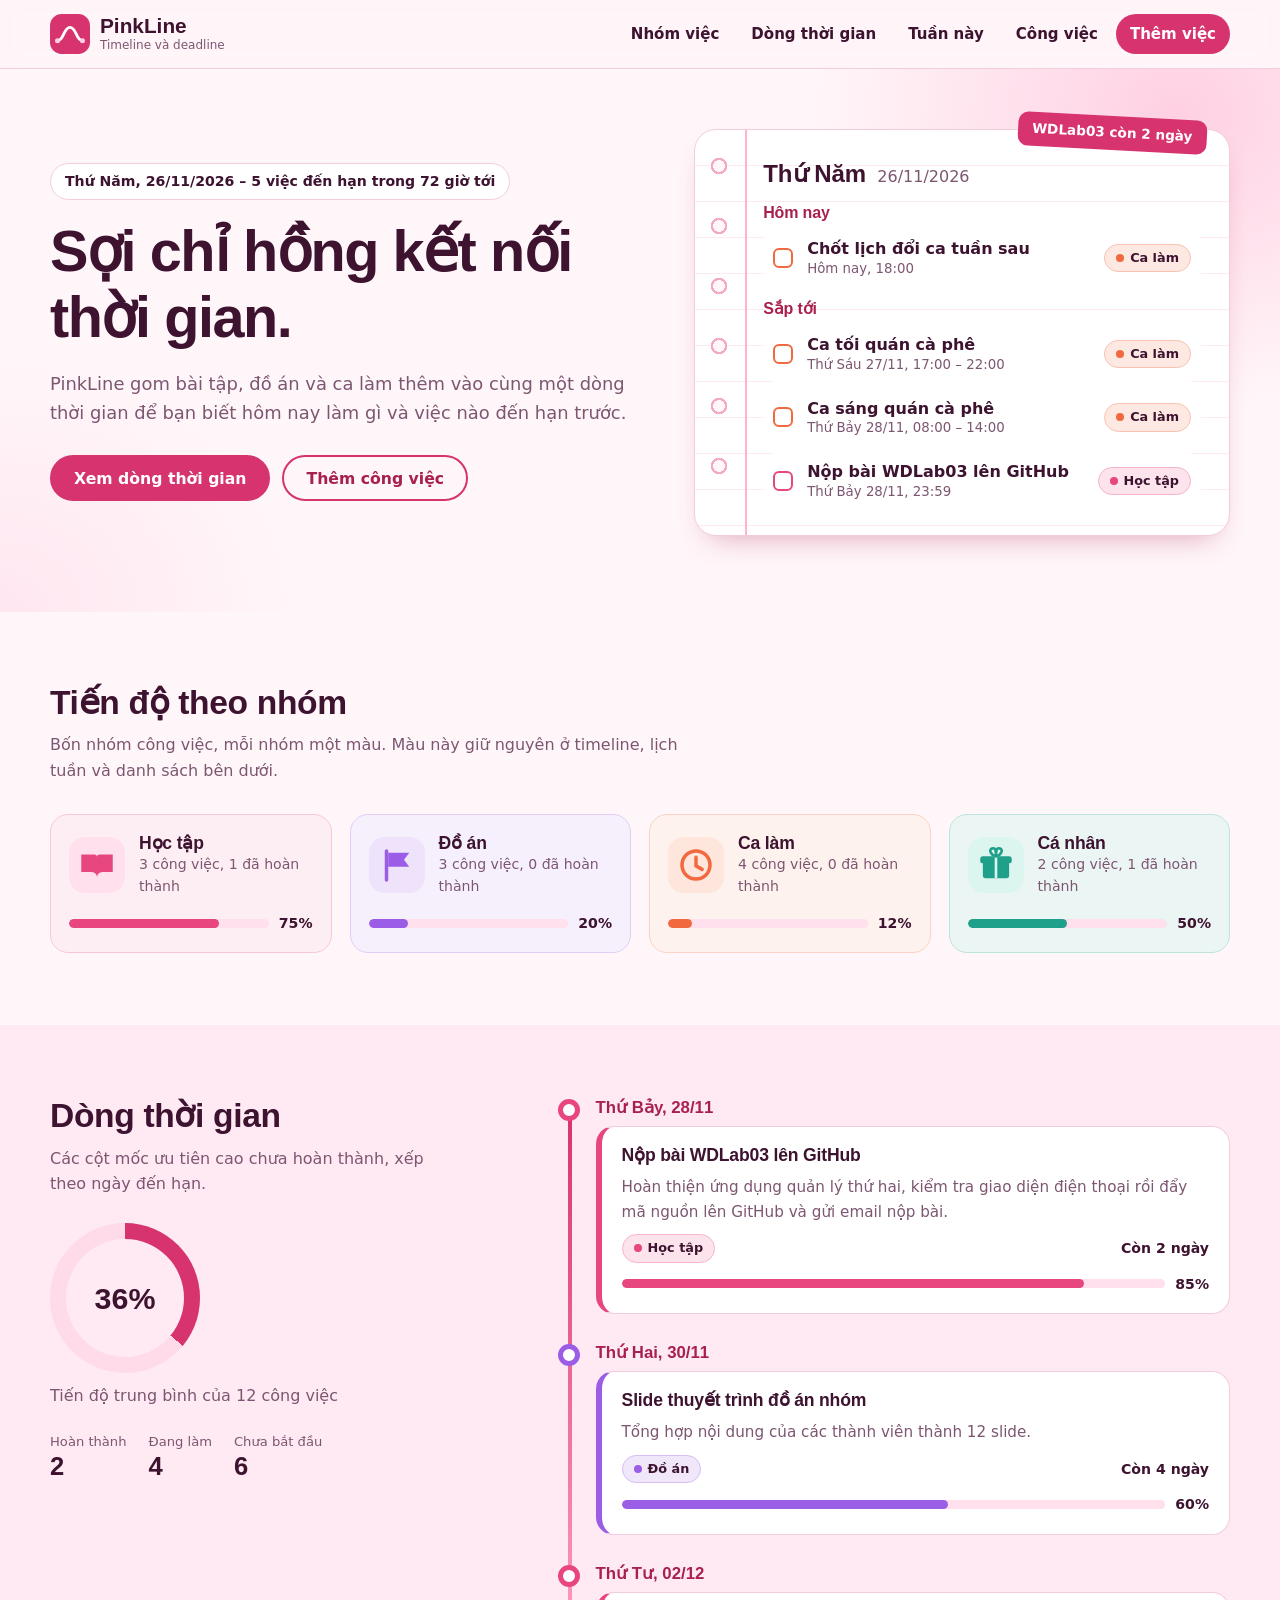
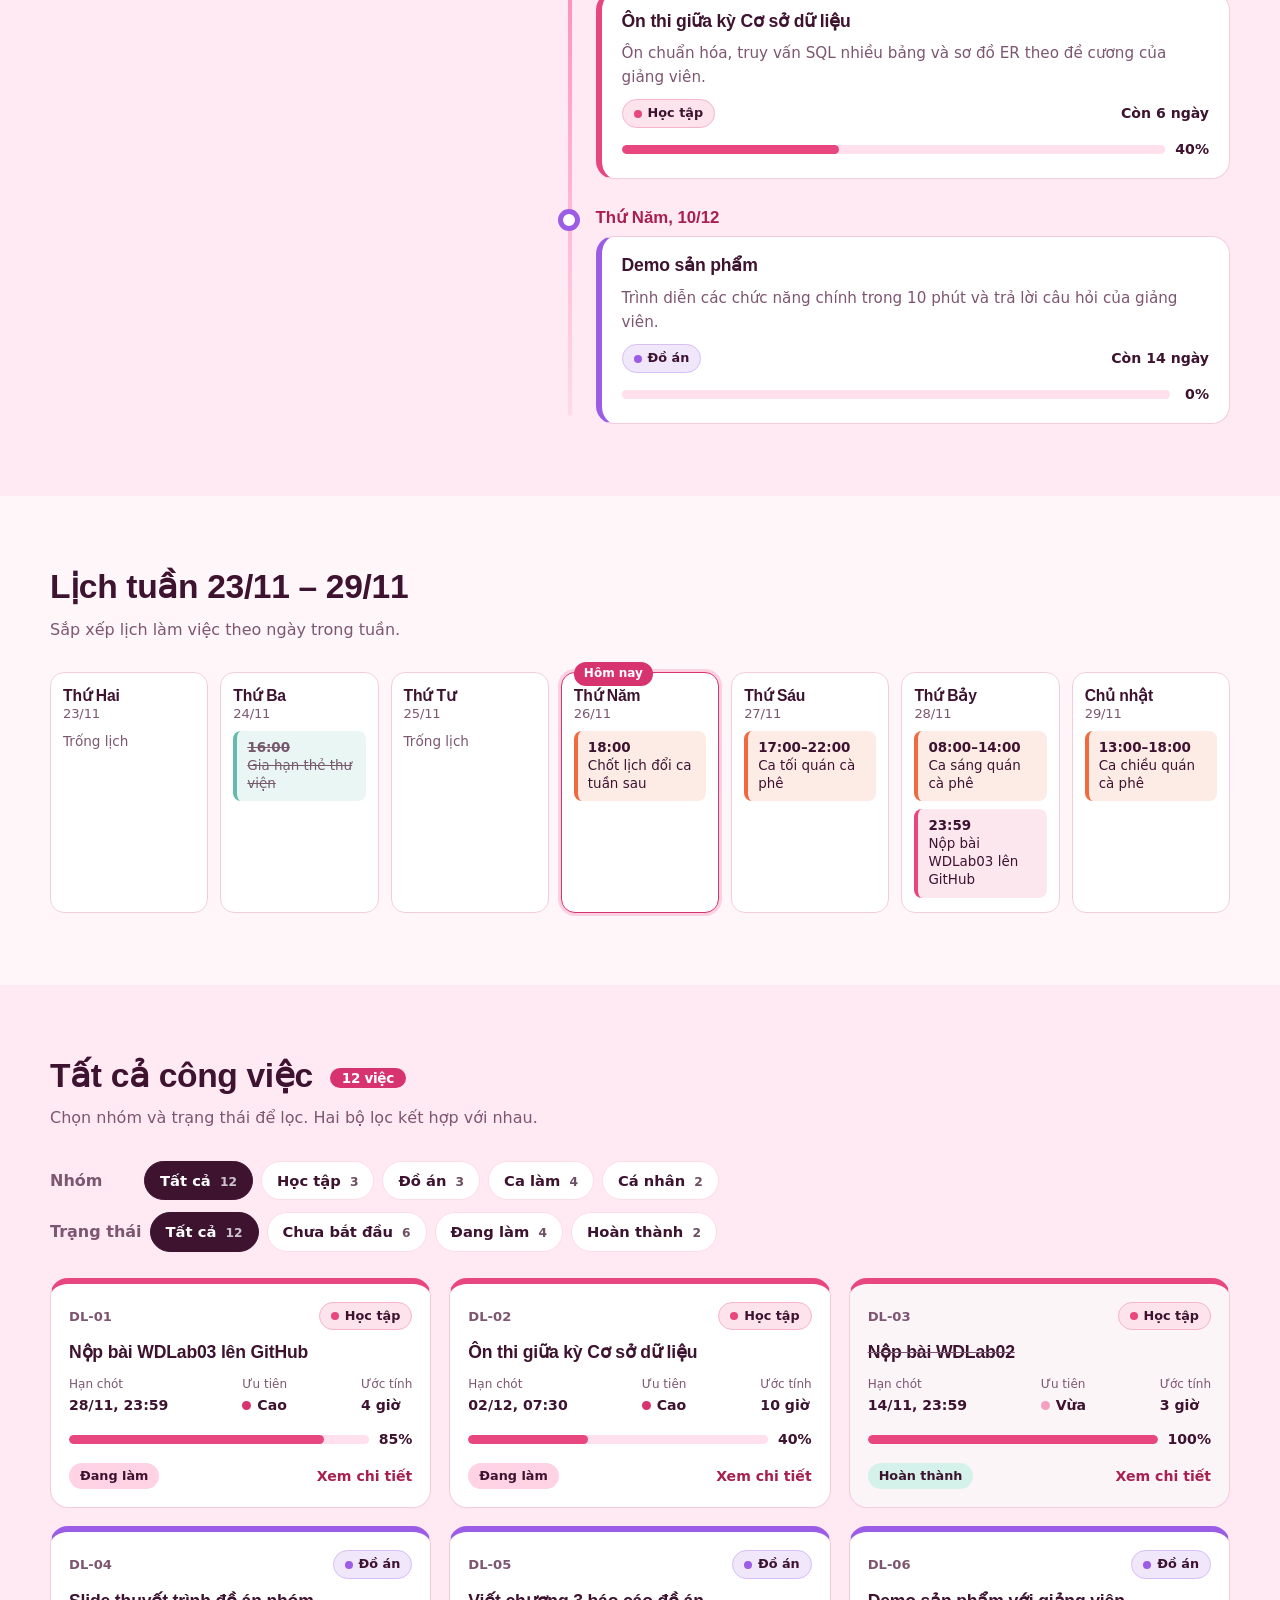
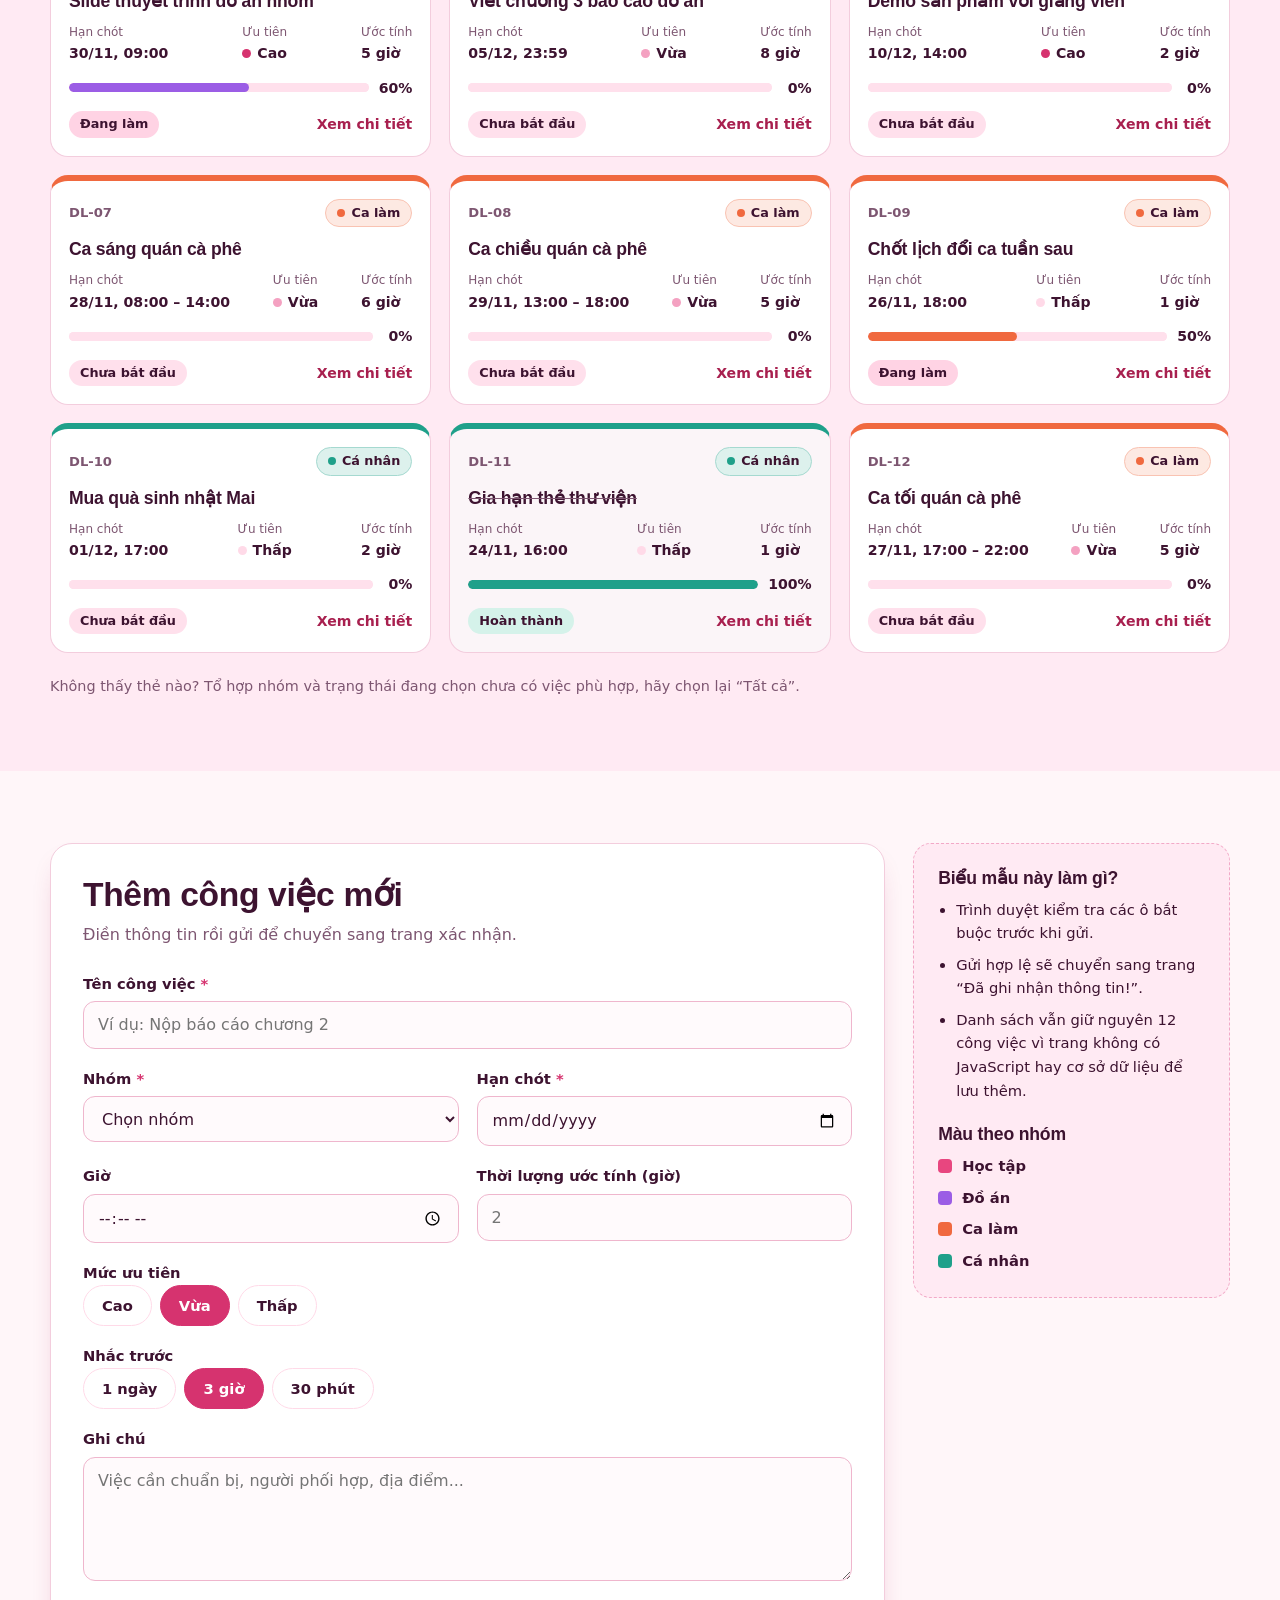
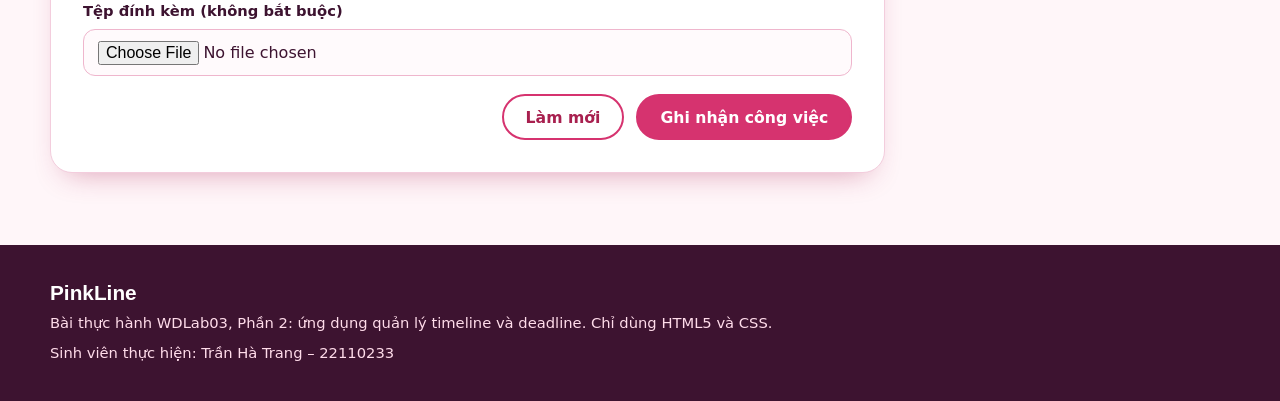
<file: index.html>
<!DOCTYPE html>
<html lang="vi">
<head>
  <meta charset="utf-8">
  <meta name="viewport" content="width=device-width, initial-scale=1">
  <meta name="description" content="PinkLine – quản lý timeline, deadline và ca làm việc bằng HTML và CSS thuần.">
  <title>PinkLine | Quản lý timeline và deadline</title>
  <link rel="icon" href="assets/logo.svg" type="image/svg+xml">
  <link rel="stylesheet" href="styles.css">
</head>
<body>
  <a class="skip-link" href="#main">Bỏ qua điều hướng</a>
  <header class="topbar">
    <div class="container topbar-inner">
      <a class="brand" href="index.html#overview"><img src="assets/logo.svg" width="40" height="40" alt=""><span>PinkLine<small>Timeline và deadline</small></span></a>
      <nav class="nav" aria-label="Điều hướng chính">
        <a href="#groups">Nhóm việc</a><a href="#timeline">Dòng thời gian</a><a href="#week">Tuần này</a><a href="#tasks">Công việc</a><a class="nav-cta" href="#add-task">Thêm việc</a>
      </nav>
    </div>
  </header>
  <main id="main">

    <section id="overview" class="hero">
      <div class="container hero-grid">
        <div class="hero-copy">
          <p class="today-chip">Thứ Năm, 26/11/2026 – 5 việc đến hạn trong 72 giờ tới</p>
          <h1>Sợi chỉ hồng kết nối thời gian.</h1>
          <p class="lead">PinkLine gom bài tập, đồ án và ca làm thêm vào cùng một dòng thời gian để bạn biết hôm nay làm gì và việc nào đến hạn trước.</p>
          <div class="hero-actions"><a class="btn btn-primary" href="#timeline">Xem dòng thời gian</a><a class="btn btn-ghost" href="#add-task">Thêm công việc</a></div>
        </div>
        <aside class="planner" aria-label="Sổ tay hôm nay">
          <a class="pin" href="#task-01">WDLab03 còn 2 ngày</a>
          <p class="planner-date"><strong>Thứ Năm</strong> 26/11/2026</p>
          <h2 class="planner-h">Hôm nay</h2>
          <ul class="planner-list">
<li><a class="pl-item" href="#task-09" data-group="shift" data-status="doing" data-priority="low"><span class="tick" aria-hidden="true"></span><span class="pl-main"><strong>Chốt lịch đổi ca tuần sau</strong><small>Hôm nay, 18:00</small></span><span class="chip">Ca làm</span></a></li>
          </ul>
          <h2 class="planner-h">Sắp tới</h2>
          <ul class="planner-list">
<li><a class="pl-item" href="#task-12" data-group="shift" data-status="todo" data-priority="medium"><span class="tick" aria-hidden="true"></span><span class="pl-main"><strong>Ca tối quán cà phê</strong><small>Thứ Sáu 27/11, 17:00 – 22:00</small></span><span class="chip">Ca làm</span></a></li>
<li><a class="pl-item" href="#task-07" data-group="shift" data-status="todo" data-priority="medium"><span class="tick" aria-hidden="true"></span><span class="pl-main"><strong>Ca sáng quán cà phê</strong><small>Thứ Bảy 28/11, 08:00 – 14:00</small></span><span class="chip">Ca làm</span></a></li>
<li><a class="pl-item" href="#task-01" data-group="study" data-status="doing" data-priority="high"><span class="tick" aria-hidden="true"></span><span class="pl-main"><strong>Nộp bài WDLab03 lên GitHub</strong><small>Thứ Bảy 28/11, 23:59</small></span><span class="chip">Học tập</span></a></li>
          </ul>
        </aside>
      </div>
    </section>

    <section id="groups" class="section">
      <div class="container">
        <div class="section-head"><h2>Tiến độ theo nhóm</h2><p>Bốn nhóm công việc, mỗi nhóm một màu. Màu này giữ nguyên ở timeline, lịch tuần và danh sách bên dưới.</p></div>
        <div class="group-grid">
      <article class="group-card" data-group="study">
        <img src="assets/icon-study.svg" width="56" height="56" alt="">
        <div class="group-info"><h3><a href="#tasks">Học tập</a></h3><p>3 công việc, 1 đã hoàn thành</p></div>
        <div class="task-progress"><progress class="bar" max="100" value="75">75%</progress><span>75%</span></div>
      </article>
      <article class="group-card" data-group="project">
        <img src="assets/icon-project.svg" width="56" height="56" alt="">
        <div class="group-info"><h3><a href="#tasks">Đồ án</a></h3><p>3 công việc, 0 đã hoàn thành</p></div>
        <div class="task-progress"><progress class="bar" max="100" value="20">20%</progress><span>20%</span></div>
      </article>
      <article class="group-card" data-group="shift">
        <img src="assets/icon-shift.svg" width="56" height="56" alt="">
        <div class="group-info"><h3><a href="#tasks">Ca làm</a></h3><p>4 công việc, 0 đã hoàn thành</p></div>
        <div class="task-progress"><progress class="bar" max="100" value="12">12%</progress><span>12%</span></div>
      </article>
      <article class="group-card" data-group="personal">
        <img src="assets/icon-personal.svg" width="56" height="56" alt="">
        <div class="group-info"><h3><a href="#tasks">Cá nhân</a></h3><p>2 công việc, 1 đã hoàn thành</p></div>
        <div class="task-progress"><progress class="bar" max="100" value="50">50%</progress><span>50%</span></div>
      </article>
        </div>
      </div>
    </section>

    <section id="timeline" class="section section-tint">
      <div class="container timeline-layout">
        <div class="timeline-intro">
          <h2>Dòng thời gian</h2>
          <p>Các cột mốc ưu tiên cao chưa hoàn thành, xếp theo ngày đến hạn.</p>
          <div class="donut" style="--pct:36" role="img" aria-label="Tiến độ trung bình 36%"><span>36%</span></div>
          <p class="donut-cap">Tiến độ trung bình của 12 công việc</p>
          <dl class="mini-stats">
            <div><dt>Hoàn thành</dt><dd>2</dd></div>
            <div><dt>Đang làm</dt><dd>4</dd></div>
            <div><dt>Chưa bắt đầu</dt><dd>6</dd></div>
          </dl>
        </div>
        <ol class="thread">
        <li class="milestone" data-group="study" data-status="doing" data-priority="high">
          <time datetime="2026-11-28">Thứ Bảy, 28/11</time>
          <div class="ms-card">
            <h3><a href="#task-01">Nộp bài WDLab03 lên GitHub</a></h3>
            <p>Hoàn thiện ứng dụng quản lý thứ hai, kiểm tra giao diện điện thoại rồi đẩy mã nguồn lên GitHub và gửi email nộp bài.</p>
            <div class="ms-foot"><span class="chip">Học tập</span><span class="left">Còn 2 ngày</span></div>
            <div class="task-progress"><progress class="bar" max="100" value="85">85%</progress><span>85%</span></div>
          </div>
        </li>
        <li class="milestone" data-group="project" data-status="doing" data-priority="high">
          <time datetime="2026-11-30">Thứ Hai, 30/11</time>
          <div class="ms-card">
            <h3><a href="#task-04">Slide thuyết trình đồ án nhóm</a></h3>
            <p>Tổng hợp nội dung của các thành viên thành 12 slide.</p>
            <div class="ms-foot"><span class="chip">Đồ án</span><span class="left">Còn 4 ngày</span></div>
            <div class="task-progress"><progress class="bar" max="100" value="60">60%</progress><span>60%</span></div>
          </div>
        </li>
        <li class="milestone" data-group="study" data-status="doing" data-priority="high">
          <time datetime="2026-12-02">Thứ Tư, 02/12</time>
          <div class="ms-card">
            <h3><a href="#task-02">Ôn thi giữa kỳ Cơ sở dữ liệu</a></h3>
            <p>Ôn chuẩn hóa, truy vấn SQL nhiều bảng và sơ đồ ER theo đề cương của giảng viên.</p>
            <div class="ms-foot"><span class="chip">Học tập</span><span class="left">Còn 6 ngày</span></div>
            <div class="task-progress"><progress class="bar" max="100" value="40">40%</progress><span>40%</span></div>
          </div>
        </li>
        <li class="milestone" data-group="project" data-status="todo" data-priority="high">
          <time datetime="2026-12-10">Thứ Năm, 10/12</time>
          <div class="ms-card">
            <h3><a href="#task-06">Demo sản phẩm</a></h3>
            <p>Trình diễn các chức năng chính trong 10 phút và trả lời câu hỏi của giảng viên.</p>
            <div class="ms-foot"><span class="chip">Đồ án</span><span class="left">Còn 14 ngày</span></div>
            <div class="task-progress"><progress class="bar" max="100" value="0">0%</progress><span>0%</span></div>
          </div>
        </li>
        </ol>
      </div>
    </section>

    <section id="week" class="section">
      <div class="container">
        <div class="section-head"><h2>Lịch tuần 23/11 – 29/11</h2><p>Sắp xếp lịch làm việc theo ngày trong tuần.</p></div>
        <div class="week-grid">
      <article class="day">
        
        <h3>Thứ Hai <time datetime="2026-11-23">23/11</time></h3>
        <p class="day-empty">Trống lịch</p>
      </article>
      <article class="day">
        
        <h3>Thứ Ba <time datetime="2026-11-24">24/11</time></h3>
        <ul class="slots"><li><a class="slot" href="#task-11" data-group="personal" data-status="done" data-priority="low"><span class="slot-time">16:00</span>Gia hạn thẻ thư viện</a></li></ul>
      </article>
      <article class="day">
        
        <h3>Thứ Tư <time datetime="2026-11-25">25/11</time></h3>
        <p class="day-empty">Trống lịch</p>
      </article>
      <article class="day is-today" aria-current="date">
        <span class="today-badge">Hôm nay</span>
        <h3>Thứ Năm <time datetime="2026-11-26">26/11</time></h3>
        <ul class="slots"><li><a class="slot" href="#task-09" data-group="shift" data-status="doing" data-priority="low"><span class="slot-time">18:00</span>Chốt lịch đổi ca tuần sau</a></li></ul>
      </article>
      <article class="day">
        
        <h3>Thứ Sáu <time datetime="2026-11-27">27/11</time></h3>
        <ul class="slots"><li><a class="slot" href="#task-12" data-group="shift" data-status="todo" data-priority="medium"><span class="slot-time">17:00–22:00</span>Ca tối quán cà phê</a></li></ul>
      </article>
      <article class="day">
        
        <h3>Thứ Bảy <time datetime="2026-11-28">28/11</time></h3>
        <ul class="slots"><li><a class="slot" href="#task-07" data-group="shift" data-status="todo" data-priority="medium"><span class="slot-time">08:00–14:00</span>Ca sáng quán cà phê</a></li><li><a class="slot" href="#task-01" data-group="study" data-status="doing" data-priority="high"><span class="slot-time">23:59</span>Nộp bài WDLab03 lên GitHub</a></li></ul>
      </article>
      <article class="day">
        
        <h3>Chủ nhật <time datetime="2026-11-29">29/11</time></h3>
        <ul class="slots"><li><a class="slot" href="#task-08" data-group="shift" data-status="todo" data-priority="medium"><span class="slot-time">13:00–18:00</span>Ca chiều quán cà phê</a></li></ul>
      </article>
        </div>
      </div>
    </section>

    <section id="tasks" class="section section-tint">
      <div class="container board">
        <div class="section-head"><h2>Tất cả công việc <span class="count-badge">12 việc</span></h2><p>Chọn nhóm và trạng thái để lọc. Hai bộ lọc kết hợp với nhau.</p></div>
        <input class="f-input" type="radio" name="group" id="g-all" checked><input class="f-input" type="radio" name="group" id="g-study"><input class="f-input" type="radio" name="group" id="g-project"><input class="f-input" type="radio" name="group" id="g-shift"><input class="f-input" type="radio" name="group" id="g-personal">
        <input class="f-input" type="radio" name="status" id="s-all" checked><input class="f-input" type="radio" name="status" id="s-todo"><input class="f-input" type="radio" name="status" id="s-doing"><input class="f-input" type="radio" name="status" id="s-done">
        <div class="filter-panel">
          <div class="filter-row" role="group" aria-label="Lọc theo nhóm"><span class="filter-title">Nhóm</span><label for="g-all">Tất cả <small>12</small></label><label for="g-study">Học tập <small>3</small></label><label for="g-project">Đồ án <small>3</small></label><label for="g-shift">Ca làm <small>4</small></label><label for="g-personal">Cá nhân <small>2</small></label></div>
          <div class="filter-row" role="group" aria-label="Lọc theo trạng thái"><span class="filter-title">Trạng thái</span><label for="s-all">Tất cả <small>12</small></label><label for="s-todo">Chưa bắt đầu <small>6</small></label><label for="s-doing">Đang làm <small>4</small></label><label for="s-done">Hoàn thành <small>2</small></label></div>
        </div>
        <div class="task-grid">
      <article class="task" data-group="study" data-status="doing" data-priority="high">
        <header class="task-top"><span class="code">DL-01</span><span class="chip">Học tập</span></header>
        <h3 class="task-title"><a href="#task-01">Nộp bài WDLab03 lên GitHub</a></h3>
        <dl class="task-meta">
          <div><dt>Hạn chót</dt><dd><time datetime="2026-11-28T23:59">28/11, 23:59</time></dd></div>
          <div><dt>Ưu tiên</dt><dd class="prio">Cao</dd></div>
          <div><dt>Ước tính</dt><dd>4 giờ</dd></div>
        </dl>
        <div class="task-progress"><progress class="bar" max="100" value="85">85%</progress><span>85%</span></div>
        <footer class="task-foot"><span class="status">Đang làm</span><span class="more">Xem chi tiết</span></footer>
      </article>
      <article class="task" data-group="study" data-status="doing" data-priority="high">
        <header class="task-top"><span class="code">DL-02</span><span class="chip">Học tập</span></header>
        <h3 class="task-title"><a href="#task-02">Ôn thi giữa kỳ Cơ sở dữ liệu</a></h3>
        <dl class="task-meta">
          <div><dt>Hạn chót</dt><dd><time datetime="2026-12-02T07:30">02/12, 07:30</time></dd></div>
          <div><dt>Ưu tiên</dt><dd class="prio">Cao</dd></div>
          <div><dt>Ước tính</dt><dd>10 giờ</dd></div>
        </dl>
        <div class="task-progress"><progress class="bar" max="100" value="40">40%</progress><span>40%</span></div>
        <footer class="task-foot"><span class="status">Đang làm</span><span class="more">Xem chi tiết</span></footer>
      </article>
      <article class="task" data-group="study" data-status="done" data-priority="medium">
        <header class="task-top"><span class="code">DL-03</span><span class="chip">Học tập</span></header>
        <h3 class="task-title"><a href="#task-03">Nộp bài WDLab02</a></h3>
        <dl class="task-meta">
          <div><dt>Hạn chót</dt><dd><time datetime="2026-11-14T23:59">14/11, 23:59</time></dd></div>
          <div><dt>Ưu tiên</dt><dd class="prio">Vừa</dd></div>
          <div><dt>Ước tính</dt><dd>3 giờ</dd></div>
        </dl>
        <div class="task-progress"><progress class="bar" max="100" value="100">100%</progress><span>100%</span></div>
        <footer class="task-foot"><span class="status">Hoàn thành</span><span class="more">Xem chi tiết</span></footer>
      </article>
      <article class="task" data-group="project" data-status="doing" data-priority="high">
        <header class="task-top"><span class="code">DL-04</span><span class="chip">Đồ án</span></header>
        <h3 class="task-title"><a href="#task-04">Slide thuyết trình đồ án nhóm</a></h3>
        <dl class="task-meta">
          <div><dt>Hạn chót</dt><dd><time datetime="2026-11-30T09:00">30/11, 09:00</time></dd></div>
          <div><dt>Ưu tiên</dt><dd class="prio">Cao</dd></div>
          <div><dt>Ước tính</dt><dd>5 giờ</dd></div>
        </dl>
        <div class="task-progress"><progress class="bar" max="100" value="60">60%</progress><span>60%</span></div>
        <footer class="task-foot"><span class="status">Đang làm</span><span class="more">Xem chi tiết</span></footer>
      </article>
      <article class="task" data-group="project" data-status="todo" data-priority="medium">
        <header class="task-top"><span class="code">DL-05</span><span class="chip">Đồ án</span></header>
        <h3 class="task-title"><a href="#task-05">Viết chương 3 báo cáo đồ án</a></h3>
        <dl class="task-meta">
          <div><dt>Hạn chót</dt><dd><time datetime="2026-12-05T23:59">05/12, 23:59</time></dd></div>
          <div><dt>Ưu tiên</dt><dd class="prio">Vừa</dd></div>
          <div><dt>Ước tính</dt><dd>8 giờ</dd></div>
        </dl>
        <div class="task-progress"><progress class="bar" max="100" value="0">0%</progress><span>0%</span></div>
        <footer class="task-foot"><span class="status">Chưa bắt đầu</span><span class="more">Xem chi tiết</span></footer>
      </article>
      <article class="task" data-group="project" data-status="todo" data-priority="high">
        <header class="task-top"><span class="code">DL-06</span><span class="chip">Đồ án</span></header>
        <h3 class="task-title"><a href="#task-06">Demo sản phẩm với giảng viên</a></h3>
        <dl class="task-meta">
          <div><dt>Hạn chót</dt><dd><time datetime="2026-12-10T14:00">10/12, 14:00</time></dd></div>
          <div><dt>Ưu tiên</dt><dd class="prio">Cao</dd></div>
          <div><dt>Ước tính</dt><dd>2 giờ</dd></div>
        </dl>
        <div class="task-progress"><progress class="bar" max="100" value="0">0%</progress><span>0%</span></div>
        <footer class="task-foot"><span class="status">Chưa bắt đầu</span><span class="more">Xem chi tiết</span></footer>
      </article>
      <article class="task" data-group="shift" data-status="todo" data-priority="medium">
        <header class="task-top"><span class="code">DL-07</span><span class="chip">Ca làm</span></header>
        <h3 class="task-title"><a href="#task-07">Ca sáng quán cà phê</a></h3>
        <dl class="task-meta">
          <div><dt>Hạn chót</dt><dd><time datetime="2026-11-28T08:00">28/11, 08:00 – 14:00</time></dd></div>
          <div><dt>Ưu tiên</dt><dd class="prio">Vừa</dd></div>
          <div><dt>Ước tính</dt><dd>6 giờ</dd></div>
        </dl>
        <div class="task-progress"><progress class="bar" max="100" value="0">0%</progress><span>0%</span></div>
        <footer class="task-foot"><span class="status">Chưa bắt đầu</span><span class="more">Xem chi tiết</span></footer>
      </article>
      <article class="task" data-group="shift" data-status="todo" data-priority="medium">
        <header class="task-top"><span class="code">DL-08</span><span class="chip">Ca làm</span></header>
        <h3 class="task-title"><a href="#task-08">Ca chiều quán cà phê</a></h3>
        <dl class="task-meta">
          <div><dt>Hạn chót</dt><dd><time datetime="2026-11-29T13:00">29/11, 13:00 – 18:00</time></dd></div>
          <div><dt>Ưu tiên</dt><dd class="prio">Vừa</dd></div>
          <div><dt>Ước tính</dt><dd>5 giờ</dd></div>
        </dl>
        <div class="task-progress"><progress class="bar" max="100" value="0">0%</progress><span>0%</span></div>
        <footer class="task-foot"><span class="status">Chưa bắt đầu</span><span class="more">Xem chi tiết</span></footer>
      </article>
      <article class="task" data-group="shift" data-status="doing" data-priority="low">
        <header class="task-top"><span class="code">DL-09</span><span class="chip">Ca làm</span></header>
        <h3 class="task-title"><a href="#task-09">Chốt lịch đổi ca tuần sau</a></h3>
        <dl class="task-meta">
          <div><dt>Hạn chót</dt><dd><time datetime="2026-11-26T18:00">26/11, 18:00</time></dd></div>
          <div><dt>Ưu tiên</dt><dd class="prio">Thấp</dd></div>
          <div><dt>Ước tính</dt><dd>1 giờ</dd></div>
        </dl>
        <div class="task-progress"><progress class="bar" max="100" value="50">50%</progress><span>50%</span></div>
        <footer class="task-foot"><span class="status">Đang làm</span><span class="more">Xem chi tiết</span></footer>
      </article>
      <article class="task" data-group="personal" data-status="todo" data-priority="low">
        <header class="task-top"><span class="code">DL-10</span><span class="chip">Cá nhân</span></header>
        <h3 class="task-title"><a href="#task-10">Mua quà sinh nhật Mai</a></h3>
        <dl class="task-meta">
          <div><dt>Hạn chót</dt><dd><time datetime="2026-12-01T17:00">01/12, 17:00</time></dd></div>
          <div><dt>Ưu tiên</dt><dd class="prio">Thấp</dd></div>
          <div><dt>Ước tính</dt><dd>2 giờ</dd></div>
        </dl>
        <div class="task-progress"><progress class="bar" max="100" value="0">0%</progress><span>0%</span></div>
        <footer class="task-foot"><span class="status">Chưa bắt đầu</span><span class="more">Xem chi tiết</span></footer>
      </article>
      <article class="task" data-group="personal" data-status="done" data-priority="low">
        <header class="task-top"><span class="code">DL-11</span><span class="chip">Cá nhân</span></header>
        <h3 class="task-title"><a href="#task-11">Gia hạn thẻ thư viện</a></h3>
        <dl class="task-meta">
          <div><dt>Hạn chót</dt><dd><time datetime="2026-11-24T16:00">24/11, 16:00</time></dd></div>
          <div><dt>Ưu tiên</dt><dd class="prio">Thấp</dd></div>
          <div><dt>Ước tính</dt><dd>1 giờ</dd></div>
        </dl>
        <div class="task-progress"><progress class="bar" max="100" value="100">100%</progress><span>100%</span></div>
        <footer class="task-foot"><span class="status">Hoàn thành</span><span class="more">Xem chi tiết</span></footer>
      </article>
      <article class="task" data-group="shift" data-status="todo" data-priority="medium">
        <header class="task-top"><span class="code">DL-12</span><span class="chip">Ca làm</span></header>
        <h3 class="task-title"><a href="#task-12">Ca tối quán cà phê</a></h3>
        <dl class="task-meta">
          <div><dt>Hạn chót</dt><dd><time datetime="2026-11-27T17:00">27/11, 17:00 – 22:00</time></dd></div>
          <div><dt>Ưu tiên</dt><dd class="prio">Vừa</dd></div>
          <div><dt>Ước tính</dt><dd>5 giờ</dd></div>
        </dl>
        <div class="task-progress"><progress class="bar" max="100" value="0">0%</progress><span>0%</span></div>
        <footer class="task-foot"><span class="status">Chưa bắt đầu</span><span class="more">Xem chi tiết</span></footer>
      </article>
        </div>
        <p class="hint">Không thấy thẻ nào? Tổ hợp nhóm và trạng thái đang chọn chưa có việc phù hợp, hãy chọn lại “Tất cả”.</p>
      </div>
    </section>

    <section id="add-task" class="section">
      <div class="container form-layout">
        <div class="form-card">
          <h2>Thêm công việc mới</h2>
          <p class="lead-s">Điền thông tin rồi gửi để chuyển sang trang xác nhận.</p>
          <form class="task-form" action="form-result.html" method="get">
            <div class="field span-2"><label for="f-title">Tên công việc <span class="req">*</span></label>
              <input type="text" id="f-title" name="title" required minlength="3" maxlength="80" placeholder="Ví dụ: Nộp báo cáo chương 2"></div>
            <div class="field"><label for="f-group">Nhóm <span class="req">*</span></label>
              <select id="f-group" name="group" required><option value="" selected disabled>Chọn nhóm</option><option value="study">Học tập</option><option value="project">Đồ án</option><option value="shift">Ca làm</option><option value="personal">Cá nhân</option></select></div>
            <div class="field"><label for="f-date">Hạn chót <span class="req">*</span></label>
              <input type="date" id="f-date" name="deadline" required></div>
            <div class="field"><label for="f-time">Giờ</label>
              <input type="time" id="f-time" name="time"></div>
            <div class="field"><label for="f-hours">Thời lượng ước tính (giờ)</label>
              <input type="number" id="f-hours" name="hours" min="0.5" max="40" step="0.5" placeholder="2"></div>
            <fieldset class="field span-2 seg"><legend>Mức ưu tiên</legend>
              <div class="seg-row">
                <input type="radio" id="p-high" name="priority" value="high" required><label for="p-high">Cao</label>
                <input type="radio" id="p-medium" name="priority" value="medium" checked><label for="p-medium">Vừa</label>
                <input type="radio" id="p-low" name="priority" value="low"><label for="p-low">Thấp</label>
              </div></fieldset>
            <fieldset class="field span-2 seg"><legend>Nhắc trước</legend>
              <div class="seg-row">
                <input type="checkbox" id="r-day" name="remind" value="1d"><label for="r-day">1 ngày</label>
                <input type="checkbox" id="r-3h" name="remind" value="3h" checked><label for="r-3h">3 giờ</label>
                <input type="checkbox" id="r-30m" name="remind" value="30m"><label for="r-30m">30 phút</label>
              </div></fieldset>
            <div class="field span-2"><label for="f-note">Ghi chú</label>
              <textarea id="f-note" name="note" rows="4" maxlength="300" placeholder="Việc cần chuẩn bị, người phối hợp, địa điểm..."></textarea></div>
            <div class="field span-2"><label for="f-file">Tệp đính kèm (không bắt buộc)</label>
              <input type="file" id="f-file" name="attachment"></div>
            <div class="form-actions span-2"><button class="btn btn-ghost" type="reset">Làm mới</button><button class="btn btn-primary" type="submit">Ghi nhận công việc</button></div>
          </form>
        </div>
        <aside class="side-note" aria-label="Lưu ý về biểu mẫu">
          <h3>Biểu mẫu này làm gì?</h3>
          <ul>
            <li>Trình duyệt kiểm tra các ô bắt buộc trước khi gửi.</li>
            <li>Gửi hợp lệ sẽ chuyển sang trang “Đã ghi nhận thông tin!”.</li>
            <li>Danh sách vẫn giữ nguyên 12 công việc vì trang không có JavaScript hay cơ sở dữ liệu để lưu thêm.</li>
          </ul>
          <h3>Màu theo nhóm</h3>
          <ul class="legend"><li data-group="study"><span class="dot"></span>Học tập</li><li data-group="project"><span class="dot"></span>Đồ án</li><li data-group="shift"><span class="dot"></span>Ca làm</li><li data-group="personal"><span class="dot"></span>Cá nhân</li></ul>
        </aside>
      </div>
    </section>

  </main>

  <div class="modals">
  <section class="modal" id="task-01" aria-label="Chi tiết DL-01" data-group="study" data-status="doing" data-priority="high">
    <a class="modal-shade" href="#tasks" aria-label="Đóng chi tiết"></a>
    <article class="modal-window">
      <a class="modal-close" href="#tasks" aria-label="Đóng chi tiết">×</a>
      <header class="modal-head"><span class="code">DL-01</span><span class="chip">Học tập</span><h2>Nộp bài WDLab03 lên GitHub</h2></header>
      <dl class="detail-grid">
        <div><dt>Hạn chót</dt><dd>Thứ Bảy, 28/11/2026</dd></div>
        <div><dt>Giờ</dt><dd>23:59</dd></div>
        <div><dt>Ưu tiên</dt><dd class="prio">Cao</dd></div>
        <div><dt>Trạng thái</dt><dd><span class="status">Đang làm</span></dd></div>
        <div><dt>Ước tính</dt><dd>4 giờ</dd></div>
        <div><dt>Thời gian còn lại</dt><dd>Còn 2 ngày</dd></div>
      </dl>
      <div class="task-progress"><progress class="bar" max="100" value="85">85%</progress><span>85%</span></div>
      <p>Hoàn thiện ứng dụng quản lý thứ hai, kiểm tra giao diện điện thoại rồi đẩy mã nguồn lên GitHub và gửi email nộp bài.</p>
      <h3>Các bước thực hiện</h3>
      <ul class="steps"><li data-step="done">Dựng xong layout và dữ liệu mẫu</li><li data-step="done">Viết biểu mẫu và trang xác nhận</li><li data-step="todo">Kiểm tra màn hình 390 px, push GitHub, gửi email</li></ul>
      <p class="note"><strong>Ghi chú:</strong> Trùng ngày với ca sáng Thứ Bảy nên cần chốt sớm từ tối Thứ Sáu.</p>
      <div class="modal-actions"><a class="btn btn-ghost" href="#tasks">Đóng</a><a class="btn btn-primary" href="#add-task">Thêm việc tương tự</a></div>
    </article>
  </section>
  <section class="modal" id="task-02" aria-label="Chi tiết DL-02" data-group="study" data-status="doing" data-priority="high">
    <a class="modal-shade" href="#tasks" aria-label="Đóng chi tiết"></a>
    <article class="modal-window">
      <a class="modal-close" href="#tasks" aria-label="Đóng chi tiết">×</a>
      <header class="modal-head"><span class="code">DL-02</span><span class="chip">Học tập</span><h2>Ôn thi giữa kỳ Cơ sở dữ liệu</h2></header>
      <dl class="detail-grid">
        <div><dt>Hạn chót</dt><dd>Thứ Tư, 02/12/2026</dd></div>
        <div><dt>Giờ</dt><dd>07:30</dd></div>
        <div><dt>Ưu tiên</dt><dd class="prio">Cao</dd></div>
        <div><dt>Trạng thái</dt><dd><span class="status">Đang làm</span></dd></div>
        <div><dt>Ước tính</dt><dd>10 giờ</dd></div>
        <div><dt>Thời gian còn lại</dt><dd>Còn 6 ngày</dd></div>
      </dl>
      <div class="task-progress"><progress class="bar" max="100" value="40">40%</progress><span>40%</span></div>
      <p>Ôn chuẩn hóa, truy vấn SQL nhiều bảng và sơ đồ ER theo đề cương của giảng viên.</p>
      <h3>Các bước thực hiện</h3>
      <ul class="steps"><li data-step="done">Tổng hợp đề cương</li><li data-step="todo">Làm lại 3 đề thi cũ</li><li data-step="todo">Ôn truy vấn JOIN và GROUP BY</li></ul>
      <p class="note"><strong>Ghi chú:</strong> Chia mỗi buổi tối 2 giờ và tránh các ngày có ca làm.</p>
      <div class="modal-actions"><a class="btn btn-ghost" href="#tasks">Đóng</a><a class="btn btn-primary" href="#add-task">Thêm việc tương tự</a></div>
    </article>
  </section>
  <section class="modal" id="task-03" aria-label="Chi tiết DL-03" data-group="study" data-status="done" data-priority="medium">
    <a class="modal-shade" href="#tasks" aria-label="Đóng chi tiết"></a>
    <article class="modal-window">
      <a class="modal-close" href="#tasks" aria-label="Đóng chi tiết">×</a>
      <header class="modal-head"><span class="code">DL-03</span><span class="chip">Học tập</span><h2>Nộp bài WDLab02</h2></header>
      <dl class="detail-grid">
        <div><dt>Hạn chót</dt><dd>Thứ Bảy, 14/11/2026</dd></div>
        <div><dt>Giờ</dt><dd>23:59</dd></div>
        <div><dt>Ưu tiên</dt><dd class="prio">Vừa</dd></div>
        <div><dt>Trạng thái</dt><dd><span class="status">Hoàn thành</span></dd></div>
        <div><dt>Ước tính</dt><dd>3 giờ</dd></div>
        <div><dt>Thời gian còn lại</dt><dd>Đã xong</dd></div>
      </dl>
      <div class="task-progress"><progress class="bar" max="100" value="100">100%</progress><span>100%</span></div>
      <p>Bài HTML thuần gồm bảng, danh sách và biểu mẫu, đã nộp đúng hạn.</p>
      <h3>Các bước thực hiện</h3>
      <ul class="steps"><li data-step="done">Viết xong các trang HTML</li><li data-step="done">Kiểm tra liên kết</li><li data-step="done">Nộp bài</li></ul>
      <p class="note"><strong>Ghi chú:</strong> Có thể tái sử dụng cấu trúc biểu mẫu cho WDLab03.</p>
      <div class="modal-actions"><a class="btn btn-ghost" href="#tasks">Đóng</a><a class="btn btn-primary" href="#add-task">Thêm việc tương tự</a></div>
    </article>
  </section>
  <section class="modal" id="task-04" aria-label="Chi tiết DL-04" data-group="project" data-status="doing" data-priority="high">
    <a class="modal-shade" href="#tasks" aria-label="Đóng chi tiết"></a>
    <article class="modal-window">
      <a class="modal-close" href="#tasks" aria-label="Đóng chi tiết">×</a>
      <header class="modal-head"><span class="code">DL-04</span><span class="chip">Đồ án</span><h2>Slide thuyết trình đồ án nhóm</h2></header>
      <dl class="detail-grid">
        <div><dt>Hạn chót</dt><dd>Thứ Hai, 30/11/2026</dd></div>
        <div><dt>Giờ</dt><dd>09:00</dd></div>
        <div><dt>Ưu tiên</dt><dd class="prio">Cao</dd></div>
        <div><dt>Trạng thái</dt><dd><span class="status">Đang làm</span></dd></div>
        <div><dt>Ước tính</dt><dd>5 giờ</dd></div>
        <div><dt>Thời gian còn lại</dt><dd>Còn 4 ngày</dd></div>
      </dl>
      <div class="task-progress"><progress class="bar" max="100" value="60">60%</progress><span>60%</span></div>
      <p>Tổng hợp nội dung của các thành viên thành 12 slide cùng màu sắc và phông chữ.</p>
      <h3>Các bước thực hiện</h3>
      <ul class="steps"><li data-step="done">Chốt dàn ý 12 slide</li><li data-step="done">Hoàn thành slide 1 đến 7</li><li data-step="todo">Hoàn thành slide 8 đến 12 và luyện nói</li></ul>
      <p class="note"><strong>Ghi chú:</strong> Gửi bản nháp vào nhóm trước tối Chủ nhật.</p>
      <div class="modal-actions"><a class="btn btn-ghost" href="#tasks">Đóng</a><a class="btn btn-primary" href="#add-task">Thêm việc tương tự</a></div>
    </article>
  </section>
  <section class="modal" id="task-05" aria-label="Chi tiết DL-05" data-group="project" data-status="todo" data-priority="medium">
    <a class="modal-shade" href="#tasks" aria-label="Đóng chi tiết"></a>
    <article class="modal-window">
      <a class="modal-close" href="#tasks" aria-label="Đóng chi tiết">×</a>
      <header class="modal-head"><span class="code">DL-05</span><span class="chip">Đồ án</span><h2>Viết chương 3 báo cáo đồ án</h2></header>
      <dl class="detail-grid">
        <div><dt>Hạn chót</dt><dd>Thứ Bảy, 05/12/2026</dd></div>
        <div><dt>Giờ</dt><dd>23:59</dd></div>
        <div><dt>Ưu tiên</dt><dd class="prio">Vừa</dd></div>
        <div><dt>Trạng thái</dt><dd><span class="status">Chưa bắt đầu</span></dd></div>
        <div><dt>Ước tính</dt><dd>8 giờ</dd></div>
        <div><dt>Thời gian còn lại</dt><dd>Còn 9 ngày</dd></div>
      </dl>
      <div class="task-progress"><progress class="bar" max="100" value="0">0%</progress><span>0%</span></div>
      <p>Trình bày thiết kế hệ thống gồm sơ đồ chức năng, cơ sở dữ liệu và giao diện chính.</p>
      <h3>Các bước thực hiện</h3>
      <ul class="steps"><li data-step="todo">Vẽ sơ đồ chức năng</li><li data-step="todo">Mô tả các bảng dữ liệu</li><li data-step="todo">Chèn ảnh giao diện kèm chú thích</li></ul>
      <p class="note"><strong>Ghi chú:</strong> Chờ nhóm chốt sơ đồ ER rồi mới bắt đầu.</p>
      <div class="modal-actions"><a class="btn btn-ghost" href="#tasks">Đóng</a><a class="btn btn-primary" href="#add-task">Thêm việc tương tự</a></div>
    </article>
  </section>
  <section class="modal" id="task-06" aria-label="Chi tiết DL-06" data-group="project" data-status="todo" data-priority="high">
    <a class="modal-shade" href="#tasks" aria-label="Đóng chi tiết"></a>
    <article class="modal-window">
      <a class="modal-close" href="#tasks" aria-label="Đóng chi tiết">×</a>
      <header class="modal-head"><span class="code">DL-06</span><span class="chip">Đồ án</span><h2>Demo sản phẩm với giảng viên</h2></header>
      <dl class="detail-grid">
        <div><dt>Hạn chót</dt><dd>Thứ Năm, 10/12/2026</dd></div>
        <div><dt>Giờ</dt><dd>14:00</dd></div>
        <div><dt>Ưu tiên</dt><dd class="prio">Cao</dd></div>
        <div><dt>Trạng thái</dt><dd><span class="status">Chưa bắt đầu</span></dd></div>
        <div><dt>Ước tính</dt><dd>2 giờ</dd></div>
        <div><dt>Thời gian còn lại</dt><dd>Còn 14 ngày</dd></div>
      </dl>
      <div class="task-progress"><progress class="bar" max="100" value="0">0%</progress><span>0%</span></div>
      <p>Trình diễn các chức năng chính trong 10 phút và trả lời câu hỏi của giảng viên.</p>
      <h3>Các bước thực hiện</h3>
      <ul class="steps"><li data-step="todo">Viết kịch bản demo 10 phút</li><li data-step="todo">Chạy thử toàn bộ luồng trên máy trình chiếu</li><li data-step="todo">Chuẩn bị 5 câu hỏi dự kiến</li></ul>
      <p class="note"><strong>Ghi chú:</strong> Mỗi thành viên phụ trách một chức năng.</p>
      <div class="modal-actions"><a class="btn btn-ghost" href="#tasks">Đóng</a><a class="btn btn-primary" href="#add-task">Thêm việc tương tự</a></div>
    </article>
  </section>
  <section class="modal" id="task-07" aria-label="Chi tiết DL-07" data-group="shift" data-status="todo" data-priority="medium">
    <a class="modal-shade" href="#tasks" aria-label="Đóng chi tiết"></a>
    <article class="modal-window">
      <a class="modal-close" href="#tasks" aria-label="Đóng chi tiết">×</a>
      <header class="modal-head"><span class="code">DL-07</span><span class="chip">Ca làm</span><h2>Ca sáng quán cà phê</h2></header>
      <dl class="detail-grid">
        <div><dt>Hạn chót</dt><dd>Thứ Bảy, 28/11/2026</dd></div>
        <div><dt>Giờ</dt><dd>08:00 – 14:00</dd></div>
        <div><dt>Ưu tiên</dt><dd class="prio">Vừa</dd></div>
        <div><dt>Trạng thái</dt><dd><span class="status">Chưa bắt đầu</span></dd></div>
        <div><dt>Ước tính</dt><dd>6 giờ</dd></div>
        <div><dt>Thời gian còn lại</dt><dd>Còn 2 ngày</dd></div>
      </dl>
      <div class="task-progress"><progress class="bar" max="100" value="0">0%</progress><span>0%</span></div>
      <p>Ca pha chế và phục vụ tại quầy, kết thúc lúc 14:00.</p>
      <h3>Các bước thực hiện</h3>
      <ul class="steps"><li data-step="todo">Có mặt lúc 07:45</li><li data-step="todo">Kiểm kê nguyên liệu đầu ca</li><li data-step="todo">Bàn giao cho ca chiều</li></ul>
      <p class="note"><strong>Ghi chú:</strong> Sau ca dành buổi tối để hoàn thiện WDLab03.</p>
      <div class="modal-actions"><a class="btn btn-ghost" href="#tasks">Đóng</a><a class="btn btn-primary" href="#add-task">Thêm việc tương tự</a></div>
    </article>
  </section>
  <section class="modal" id="task-08" aria-label="Chi tiết DL-08" data-group="shift" data-status="todo" data-priority="medium">
    <a class="modal-shade" href="#tasks" aria-label="Đóng chi tiết"></a>
    <article class="modal-window">
      <a class="modal-close" href="#tasks" aria-label="Đóng chi tiết">×</a>
      <header class="modal-head"><span class="code">DL-08</span><span class="chip">Ca làm</span><h2>Ca chiều quán cà phê</h2></header>
      <dl class="detail-grid">
        <div><dt>Hạn chót</dt><dd>Chủ nhật, 29/11/2026</dd></div>
        <div><dt>Giờ</dt><dd>13:00 – 18:00</dd></div>
        <div><dt>Ưu tiên</dt><dd class="prio">Vừa</dd></div>
        <div><dt>Trạng thái</dt><dd><span class="status">Chưa bắt đầu</span></dd></div>
        <div><dt>Ước tính</dt><dd>5 giờ</dd></div>
        <div><dt>Thời gian còn lại</dt><dd>Còn 3 ngày</dd></div>
      </dl>
      <div class="task-progress"><progress class="bar" max="100" value="0">0%</progress><span>0%</span></div>
      <p>Ca thu ngân và dọn quầy cuối ngày.</p>
      <h3>Các bước thực hiện</h3>
      <ul class="steps"><li data-step="todo">Có mặt lúc 12:45</li><li data-step="todo">Đối soát doanh thu cuối ca</li><li data-step="todo">Dọn quầy và khóa cửa</li></ul>
      <p class="note"><strong>Ghi chú:</strong> Cuối ca gửi bản nháp slide cho nhóm.</p>
      <div class="modal-actions"><a class="btn btn-ghost" href="#tasks">Đóng</a><a class="btn btn-primary" href="#add-task">Thêm việc tương tự</a></div>
    </article>
  </section>
  <section class="modal" id="task-09" aria-label="Chi tiết DL-09" data-group="shift" data-status="doing" data-priority="low">
    <a class="modal-shade" href="#tasks" aria-label="Đóng chi tiết"></a>
    <article class="modal-window">
      <a class="modal-close" href="#tasks" aria-label="Đóng chi tiết">×</a>
      <header class="modal-head"><span class="code">DL-09</span><span class="chip">Ca làm</span><h2>Chốt lịch đổi ca tuần sau</h2></header>
      <dl class="detail-grid">
        <div><dt>Hạn chót</dt><dd>Thứ Năm, 26/11/2026</dd></div>
        <div><dt>Giờ</dt><dd>18:00</dd></div>
        <div><dt>Ưu tiên</dt><dd class="prio">Thấp</dd></div>
        <div><dt>Trạng thái</dt><dd><span class="status">Đang làm</span></dd></div>
        <div><dt>Ước tính</dt><dd>1 giờ</dd></div>
        <div><dt>Thời gian còn lại</dt><dd>Hôm nay</dd></div>
      </dl>
      <div class="task-progress"><progress class="bar" max="100" value="50">50%</progress><span>50%</span></div>
      <p>Trao đổi với quản lý để đổi ca ngày 02/12 vì trùng lịch thi.</p>
      <h3>Các bước thực hiện</h3>
      <ul class="steps"><li data-step="done">Nhắn quản lý về lịch thi</li><li data-step="todo">Tìm bạn đổi ca</li><li data-step="todo">Xác nhận lại trong nhóm chat</li></ul>
      <p class="note"><strong>Ghi chú:</strong> Nếu chưa ai đổi được, xin nghỉ có phép trước 18:00 hôm nay.</p>
      <div class="modal-actions"><a class="btn btn-ghost" href="#tasks">Đóng</a><a class="btn btn-primary" href="#add-task">Thêm việc tương tự</a></div>
    </article>
  </section>
  <section class="modal" id="task-10" aria-label="Chi tiết DL-10" data-group="personal" data-status="todo" data-priority="low">
    <a class="modal-shade" href="#tasks" aria-label="Đóng chi tiết"></a>
    <article class="modal-window">
      <a class="modal-close" href="#tasks" aria-label="Đóng chi tiết">×</a>
      <header class="modal-head"><span class="code">DL-10</span><span class="chip">Cá nhân</span><h2>Mua quà sinh nhật Mai</h2></header>
      <dl class="detail-grid">
        <div><dt>Hạn chót</dt><dd>Thứ Ba, 01/12/2026</dd></div>
        <div><dt>Giờ</dt><dd>17:00</dd></div>
        <div><dt>Ưu tiên</dt><dd class="prio">Thấp</dd></div>
        <div><dt>Trạng thái</dt><dd><span class="status">Chưa bắt đầu</span></dd></div>
        <div><dt>Ước tính</dt><dd>2 giờ</dd></div>
        <div><dt>Thời gian còn lại</dt><dd>Còn 5 ngày</dd></div>
      </dl>
      <div class="task-progress"><progress class="bar" max="100" value="0">0%</progress><span>0%</span></div>
      <p>Chọn một món quà nhỏ và gói quà trước ngày sinh nhật của Mai.</p>
      <h3>Các bước thực hiện</h3>
      <ul class="steps"><li data-step="todo">Chốt ngân sách</li><li data-step="todo">Chọn và mua quà</li><li data-step="todo">Gói quà và viết thiệp</li></ul>
      <p class="note"><strong>Ghi chú:</strong> Nên mua sau ca làm để tiện đường.</p>
      <div class="modal-actions"><a class="btn btn-ghost" href="#tasks">Đóng</a><a class="btn btn-primary" href="#add-task">Thêm việc tương tự</a></div>
    </article>
  </section>
  <section class="modal" id="task-11" aria-label="Chi tiết DL-11" data-group="personal" data-status="done" data-priority="low">
    <a class="modal-shade" href="#tasks" aria-label="Đóng chi tiết"></a>
    <article class="modal-window">
      <a class="modal-close" href="#tasks" aria-label="Đóng chi tiết">×</a>
      <header class="modal-head"><span class="code">DL-11</span><span class="chip">Cá nhân</span><h2>Gia hạn thẻ thư viện</h2></header>
      <dl class="detail-grid">
        <div><dt>Hạn chót</dt><dd>Thứ Ba, 24/11/2026</dd></div>
        <div><dt>Giờ</dt><dd>16:00</dd></div>
        <div><dt>Ưu tiên</dt><dd class="prio">Thấp</dd></div>
        <div><dt>Trạng thái</dt><dd><span class="status">Hoàn thành</span></dd></div>
        <div><dt>Ước tính</dt><dd>1 giờ</dd></div>
        <div><dt>Thời gian còn lại</dt><dd>Đã xong</dd></div>
      </dl>
      <div class="task-progress"><progress class="bar" max="100" value="100">100%</progress><span>100%</span></div>
      <p>Thẻ thư viện đã được gia hạn đến hết học kỳ sau.</p>
      <h3>Các bước thực hiện</h3>
      <ul class="steps"><li data-step="done">Chuẩn bị thẻ sinh viên</li><li data-step="done">Nộp phí gia hạn</li><li data-step="done">Nhận thẻ mới</li></ul>
      <p class="note"><strong>Ghi chú:</strong> Có thể mượn tài liệu ôn thi từ tuần này.</p>
      <div class="modal-actions"><a class="btn btn-ghost" href="#tasks">Đóng</a><a class="btn btn-primary" href="#add-task">Thêm việc tương tự</a></div>
    </article>
  </section>
  <section class="modal" id="task-12" aria-label="Chi tiết DL-12" data-group="shift" data-status="todo" data-priority="medium">
    <a class="modal-shade" href="#tasks" aria-label="Đóng chi tiết"></a>
    <article class="modal-window">
      <a class="modal-close" href="#tasks" aria-label="Đóng chi tiết">×</a>
      <header class="modal-head"><span class="code">DL-12</span><span class="chip">Ca làm</span><h2>Ca tối quán cà phê</h2></header>
      <dl class="detail-grid">
        <div><dt>Hạn chót</dt><dd>Thứ Sáu, 27/11/2026</dd></div>
        <div><dt>Giờ</dt><dd>17:00 – 22:00</dd></div>
        <div><dt>Ưu tiên</dt><dd class="prio">Vừa</dd></div>
        <div><dt>Trạng thái</dt><dd><span class="status">Chưa bắt đầu</span></dd></div>
        <div><dt>Ước tính</dt><dd>5 giờ</dd></div>
        <div><dt>Thời gian còn lại</dt><dd>Còn 1 ngày</dd></div>
      </dl>
      <div class="task-progress"><progress class="bar" max="100" value="0">0%</progress><span>0%</span></div>
      <p>Ca phục vụ giờ cao điểm buổi tối, kết thúc lúc 22:00.</p>
      <h3>Các bước thực hiện</h3>
      <ul class="steps"><li data-step="todo">Có mặt lúc 16:45</li><li data-step="todo">Phục vụ khu bàn trong nhà</li><li data-step="todo">Vệ sinh khu vực được giao</li></ul>
      <p class="note"><strong>Ghi chú:</strong> Chuẩn bị sẵn đồ dùng cho ngày làm bài Thứ Bảy.</p>
      <div class="modal-actions"><a class="btn btn-ghost" href="#tasks">Đóng</a><a class="btn btn-primary" href="#add-task">Thêm việc tương tự</a></div>
    </article>
  </section>
  </div>

  <footer class="footer">
    <div class="container footer-inner">
      <p class="footer-brand">PinkLine</p>
      <p>Bài thực hành WDLab03, Phần 2: ứng dụng quản lý timeline và deadline. Chỉ dùng HTML5 và CSS.</p>
      <p>Sinh viên thực hiện: Trần Hà Trang – 22110233</p>
    </div>
  </footer>
</body>
</html>
</file>
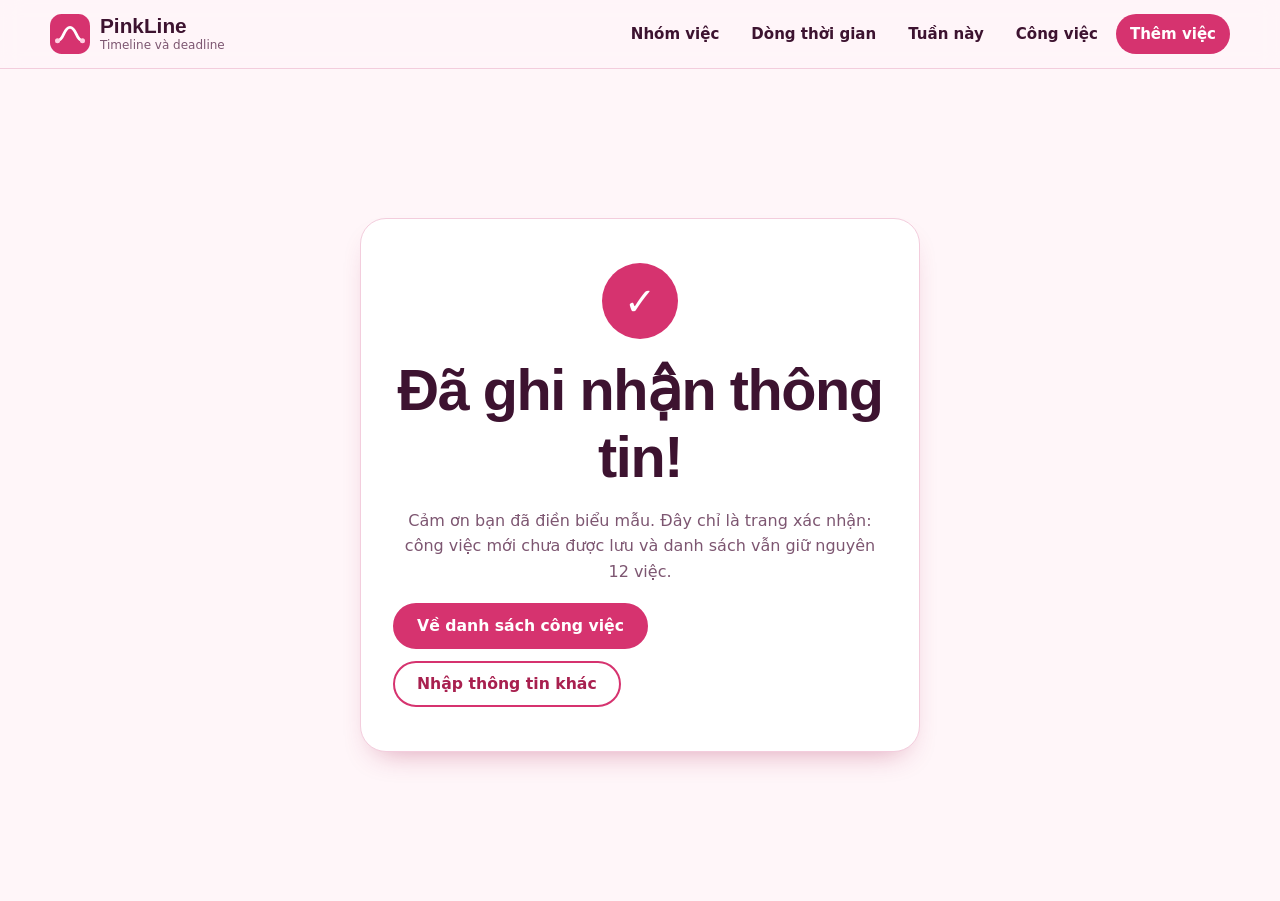
<file: form-result.html>
<!DOCTYPE html>
<html lang="vi">
<head>
  <meta charset="utf-8">
  <meta name="viewport" content="width=device-width, initial-scale=1">
  <meta name="description" content="PinkLine – quản lý timeline, deadline và ca làm việc bằng HTML và CSS thuần.">
  <title>Đã ghi nhận thông tin | PinkLine</title>
  <link rel="icon" href="assets/logo.svg" type="image/svg+xml">
  <link rel="stylesheet" href="styles.css">
</head>
<body class="result-page">
  <header class="topbar">
    <div class="container topbar-inner">
      <a class="brand" href="index.html#overview"><img src="assets/logo.svg" width="40" height="40" alt=""><span>PinkLine<small>Timeline và deadline</small></span></a>
      <nav class="nav" aria-label="Điều hướng chính">
        <a href="index.html#groups">Nhóm việc</a><a href="index.html#timeline">Dòng thời gian</a><a href="index.html#week">Tuần này</a><a href="index.html#tasks">Công việc</a><a class="nav-cta" href="index.html#add-task">Thêm việc</a>
      </nav>
    </div>
  </header>
  <main class="result-wrap">
    <section class="result-card">
      <div class="check" aria-hidden="true">✓</div>
      <h1>Đã ghi nhận thông tin!</h1>
      <p>Cảm ơn bạn đã điền biểu mẫu. Đây chỉ là trang xác nhận: công việc mới chưa được lưu và danh sách vẫn giữ nguyên 12 việc.</p>
      <div class="hero-actions"><a class="btn btn-primary" href="index.html#tasks">Về danh sách công việc</a><a class="btn btn-ghost" href="index.html#add-task">Nhập thông tin khác</a></div>
    </section>
  </main>
</body>
</html>
</file>
<file: styles.css>
:root {
  --paper: #fff6f9;
  --petal: #ffe0ec;
  --petal-2: #ffdae8;
  --line: #f3cddd;
  --rose: #d6336f;
  --rose-dark: #a8204f;
  --plum: #3d1330;
  --mauve: #7d5671;
  --study: #e8467f;
  --project: #9b5de5;
  --shift: #f0693f;
  --personal: #1fa08a;
  --g: var(--rose);
  --radius: 18px;
  --shadow: 0 14px 30px -16px rgba(168, 32, 79, .45);
  --font-head: "Segoe UI", "Helvetica Neue", Arial, sans-serif;
  --font-body: "Segoe UI", system-ui, -apple-system, "Helvetica Neue", Arial, sans-serif;
}

/* Màu theo nhóm, ưu tiên, trạng thái: selector thuộc tính */
[data-group="study"]    { --g: var(--study); }
[data-group="project"]  { --g: var(--project); }
[data-group="shift"]    { --g: var(--shift); }
[data-group="personal"] { --g: var(--personal); }

/* ---------- Reset và nền tảng ---------- */
*, *::before, *::after { box-sizing: border-box; }
html { scroll-behavior: smooth; scroll-padding-top: 88px; }
body { margin: 0; background: var(--paper); color: var(--plum); font: 400 1rem/1.6 var(--font-body); }
img { display: block; max-width: 100%; height: auto; }
h1, h2, h3 { font-family: var(--font-head); line-height: 1.15; margin: 0; letter-spacing: -.01em; }
h1 { font-size: clamp(2.2rem, 5vw, 3.6rem); font-weight: 800; letter-spacing: -.025em; }
h2 { font-size: clamp(1.55rem, 3vw, 2.1rem); font-weight: 800; }
h3 { font-size: 1.1rem; font-weight: 700; }
p { margin: 0; }
a { color: inherit; }
dl, dd, ul, ol { margin: 0; padding: 0; }
:focus-visible { outline: 3px solid var(--rose); outline-offset: 3px; }
.container { width: min(1180px, 100% - 40px); margin-inline: auto; }
.skip-link { position: absolute; left: 12px; top: -60px; z-index: 200; background: var(--plum); color: #fff; padding: 10px 16px; border-radius: 10px; }
.skip-link:focus { top: 10px; }

/* ---------- Header: Flexbox + sticky ---------- */
.topbar { position: sticky; top: 0; z-index: 30; background: rgba(255, 246, 249, .9); backdrop-filter: blur(10px); border-bottom: 1px solid var(--line); }
.topbar-inner { display: flex; align-items: center; justify-content: space-between; gap: 20px; min-height: 68px; }
.brand { display: flex; align-items: center; gap: 10px; text-decoration: none; font: 800 1.3rem/1.1 var(--font-head); }
.brand small { display: block; font: 500 .75rem/1.3 var(--font-body); color: var(--mauve); }
.nav { display: flex; align-items: center; gap: 4px; }
.nav a { padding: 8px 14px; border-radius: 999px; text-decoration: none; font-weight: 600; font-size: .94rem; white-space: nowrap; }
.nav a:hover { background: var(--petal); }
.nav .nav-cta { background: var(--rose); color: #fff; }
.nav .nav-cta:hover { background: var(--rose-dark); }

/* ---------- Nút ---------- */
.btn { display: inline-flex; align-items: center; justify-content: center; min-height: 46px; padding: 0 22px; border-radius: 999px; border: 2px solid var(--rose); font: 700 .98rem var(--font-body); text-decoration: none; cursor: pointer; transition: background .2s, color .2s, transform .2s; }
.btn-primary { background: var(--rose); color: #fff; }
.btn-primary:hover { background: var(--rose-dark); border-color: var(--rose-dark); }
.btn-ghost { background: transparent; color: var(--rose-dark); }
.btn-ghost:hover { background: var(--petal); }
.btn:active { transform: translateY(1px); }

/* ---------- Thành phần dùng chung ---------- */
.section { padding: 72px 0; }
.section-tint { background: #ffeaf3; }
.section-head { max-width: 62ch; margin-bottom: 30px; }
.section-head p { margin-top: 10px; color: var(--mauve); }
.chip { display: inline-flex; align-items: center; gap: 6px; padding: 3px 11px; border-radius: 999px; font-size: .8rem; font-weight: 700; background: #fff0f5; background: color-mix(in srgb, var(--g) 15%, #fff); border: 1px solid color-mix(in srgb, var(--g) 40%, #fff); }
.chip::before { content: ""; width: 8px; height: 8px; border-radius: 50%; background: var(--g); }
.code { font-weight: 800; font-size: .82rem; color: var(--mauve); }
.bar { flex: 1; appearance: none; -webkit-appearance: none; height: 9px; border: 0; border-radius: 9px; overflow: hidden; background: var(--petal); }
.bar::-webkit-progress-bar { background: var(--petal); border-radius: 9px; }
.bar::-webkit-progress-value { background: var(--g); border-radius: 9px; }
.bar::-moz-progress-bar { background: var(--g); border-radius: 9px; }
.task-progress { display: flex; align-items: center; gap: 10px; font-weight: 700; font-size: .88rem; }
.task-progress span { min-width: 3ch; text-align: right; }
.status { display: inline-block; padding: 3px 11px; border-radius: 999px; font-size: .8rem; font-weight: 700; background: var(--petal); }
[data-status="doing"] .status { background: #ffd3e4; }
[data-status="done"] .status { background: #d5f2ea; }
.prio::before { content: ""; display: inline-block; width: 9px; height: 9px; margin-right: 6px; border-radius: 50%; background: var(--petal-2); }
[data-priority="high"] .prio::before { background: var(--rose); }
[data-priority="medium"] .prio::before { background: #f4a1c1; }

/* ---------- Hero + sổ tay (position relative/absolute) ---------- */
.hero { position: relative; overflow: hidden; padding: 60px 0 76px; background: radial-gradient(520px 420px at 92% 8%, #ffd0e2, transparent 70%), radial-gradient(420px 360px at 0% 100%, #ffe6f0, transparent 70%); }
.hero-grid { display: grid; grid-template-columns: minmax(0, 1.05fr) minmax(0, .95fr); gap: 52px; align-items: center; }
.today-chip { display: inline-block; margin-bottom: 18px; padding: 6px 14px; border-radius: 999px; background: #fff; border: 1px solid var(--line); font-size: .88rem; font-weight: 600; }
.hero-copy .lead { margin: 20px 0 28px; max-width: 52ch; font-size: 1.12rem; color: var(--mauve); }
.hero-actions { display: flex; flex-wrap: wrap; gap: 12px; }
.planner { position: relative; padding: 30px 28px 26px 68px; background-color: #fff; border: 1px solid var(--line); border-radius: 22px; box-shadow: var(--shadow);
  background-image: linear-gradient(to right, transparent 50px, #ffb3cf 50px, #ffb3cf 52px, transparent 52px), repeating-linear-gradient(to bottom, transparent 0 35px, #fdeaf2 35px 36px); }
.planner::before { content: ""; position: absolute; left: 14px; top: 26px; bottom: 26px; width: 20px; background: radial-gradient(circle at 10px 10px, var(--paper) 0 6px, #f2a9c7 6px 8px, transparent 8.5px) 0 0 / 20px 60px repeat-y; }
.pin { position: absolute; top: -14px; right: 22px; padding: 6px 14px; border-radius: 10px; background: var(--rose); color: #fff; font-size: .85rem; font-weight: 700; text-decoration: none; transform: rotate(3deg); }
.pin:hover { background: var(--rose-dark); }
.planner-date { color: var(--mauve); margin-bottom: 12px; }
.planner-date strong { font: 800 1.5rem var(--font-head); color: var(--plum); margin-right: 6px; }
.planner-h { font-size: 1rem; margin: 14px 0 8px; color: var(--rose-dark); }
.planner-list { list-style: none; display: grid; gap: 8px; }
.pl-item { display: grid; grid-template-columns: 22px minmax(0, 1fr) auto; align-items: center; gap: 12px; padding: 8px 10px; border-radius: 12px; text-decoration: none; background: rgba(255, 255, 255, .85); }
.pl-item:hover { background: #fff0f6; }
.pl-main { display: grid; line-height: 1.35; }
.pl-main small { color: var(--mauve); }
.tick { width: 20px; height: 20px; border: 2px solid var(--g); border-radius: 6px; background: #fff; }

/* ---------- Nhóm: Grid ---------- */
.group-grid { display: grid; grid-template-columns: repeat(4, minmax(0, 1fr)); gap: 18px; }
.group-card { position: relative; display: grid; grid-template-columns: 56px minmax(0, 1fr); gap: 14px; align-items: center; padding: 18px; border-radius: var(--radius); background: #fff0f5; background: color-mix(in srgb, var(--g) 9%, #fff); border: 1px solid color-mix(in srgb, var(--g) 30%, #fff); }
.group-card .task-progress { grid-column: 1 / -1; }
.group-card h3 a { text-decoration: none; }
.group-card h3 a::after { content: ""; position: absolute; inset: 0; }
.group-info p { font-size: .88rem; color: var(--mauve); }

/* ---------- Timeline: sticky + absolute ---------- */
.timeline-layout { display: grid; grid-template-columns: minmax(0, .8fr) minmax(0, 1.2fr); gap: 56px; align-items: start; }
.timeline-intro { position: sticky; top: 96px; }
.timeline-intro > p { margin-top: 10px; color: var(--mauve); max-width: 40ch; }
.donut { position: relative; width: 150px; aspect-ratio: 1; margin: 26px 0 10px; border-radius: 50%; display: grid; place-items: center; background: conic-gradient(var(--rose) calc(var(--pct) * 1%), var(--petal-2) 0); }
.donut::before { content: ""; position: absolute; inset: 16px; border-radius: 50%; background: #ffeaf3; }
.donut span { position: relative; font: 800 1.9rem var(--font-head); }
.timeline-intro .donut-cap { margin-top: 0; }
.mini-stats { display: flex; gap: 22px; margin-top: 22px; }
.mini-stats dt { font-size: .82rem; color: var(--mauve); }
.mini-stats dd { font: 800 1.6rem var(--font-head); }
.thread { list-style: none; position: relative; padding-left: 40px; }
.thread::before { content: ""; position: absolute; left: 12px; top: 8px; bottom: 8px; width: 4px; border-radius: 4px; background: linear-gradient(to bottom, var(--rose), #ff9ec4 60%, var(--petal-2)); }
.milestone { position: relative; padding-bottom: 28px; }
.milestone:last-child { padding-bottom: 0; }
.milestone::before { content: ""; position: absolute; left: -38px; top: 2px; width: 22px; height: 22px; border-radius: 50%; background: #fff; border: 5px solid var(--g); }
.milestone time { display: block; margin-bottom: 8px; font: 800 1.05rem var(--font-head); color: var(--rose-dark); }
.ms-card { display: grid; gap: 10px; padding: 18px 20px; background: #fff; border: 1px solid var(--line); border-left: 6px solid var(--g); border-radius: var(--radius); }
.ms-card h3 a { text-decoration: none; }
.ms-card h3 a:hover { text-decoration: underline; }
.ms-card p { color: var(--mauve); font-size: .95rem; }
.ms-foot { display: flex; flex-wrap: wrap; align-items: center; justify-content: space-between; gap: 8px; }
.left { font-weight: 700; font-size: .88rem; }

/* ---------- Lịch tuần: Grid 7 cột ---------- */
.week-grid { display: grid; grid-template-columns: repeat(7, minmax(0, 1fr)); gap: 12px; }
.day { position: relative; min-height: 200px; padding: 14px 12px; background: #fff; border: 1px solid var(--line); border-radius: 14px; }
.day h3 { display: grid; font-size: .98rem; margin-bottom: 10px; }
.day h3 time { font: 500 .82rem var(--font-body); color: var(--mauve); }
.day.is-today { border-color: var(--rose); box-shadow: 0 0 0 3px #ffd0e2; }
.today-badge { position: absolute; top: -11px; left: 12px; padding: 2px 10px; border-radius: 999px; background: var(--rose); color: #fff; font-size: .75rem; font-weight: 700; }
.slots { list-style: none; display: grid; gap: 8px; }
.slot { display: block; padding: 8px 10px; border-radius: 8px; border-left: 4px solid var(--g); background: #fff0f5; background: color-mix(in srgb, var(--g) 13%, #fff); text-decoration: none; font-size: .84rem; line-height: 1.35; }
.slot:hover { background: color-mix(in srgb, var(--g) 24%, #fff); }
.slot-time { display: block; font-weight: 800; }
.slot[data-status="done"] { text-decoration: line-through; opacity: .7; }
.day-empty { color: var(--mauve); font-size: .85rem; }

/* ---------- Danh sách + bộ lọc CSS-only (:checked) ---------- */
.board { position: relative; }
.count-badge { display: inline-block; margin-left: 8px; padding: 2px 12px; border-radius: 999px; background: var(--rose); color: #fff; font: 700 .85rem var(--font-body); vertical-align: middle; }
.f-input { position: absolute; width: 1px; height: 1px; margin: -1px; opacity: 0; }
.filter-panel { display: grid; gap: 12px; margin-bottom: 26px; }
.filter-row { display: flex; flex-wrap: wrap; align-items: center; gap: 8px; }
.filter-title { min-width: 86px; font-weight: 700; color: var(--mauve); }
.filter-row label { padding: 7px 15px; border-radius: 999px; background: #fff; border: 1.5px solid var(--petal-2); font-weight: 600; font-size: .92rem; cursor: pointer; transition: background .2s, color .2s; }
.filter-row label:hover { background: var(--petal); }
.filter-row label small { margin-left: 4px; opacity: .75; }
#g-all:checked ~ .filter-panel label[for="g-all"], #g-study:checked ~ .filter-panel label[for="g-study"], #g-project:checked ~ .filter-panel label[for="g-project"], #g-shift:checked ~ .filter-panel label[for="g-shift"], #g-personal:checked ~ .filter-panel label[for="g-personal"],
#s-all:checked ~ .filter-panel label[for="s-all"], #s-todo:checked ~ .filter-panel label[for="s-todo"], #s-doing:checked ~ .filter-panel label[for="s-doing"], #s-done:checked ~ .filter-panel label[for="s-done"] { background: var(--plum); border-color: var(--plum); color: #fff; }
#g-all:focus-visible ~ .filter-panel label[for="g-all"], #g-study:focus-visible ~ .filter-panel label[for="g-study"], #g-project:focus-visible ~ .filter-panel label[for="g-project"], #g-shift:focus-visible ~ .filter-panel label[for="g-shift"], #g-personal:focus-visible ~ .filter-panel label[for="g-personal"],
#s-all:focus-visible ~ .filter-panel label[for="s-all"], #s-todo:focus-visible ~ .filter-panel label[for="s-todo"], #s-doing:focus-visible ~ .filter-panel label[for="s-doing"], #s-done:focus-visible ~ .filter-panel label[for="s-done"] { outline: 3px solid var(--rose); outline-offset: 2px; }
/* Hai nhóm radio độc lập: mỗi rule ẩn thẻ không khớp, hợp lại thành phép AND */
#g-study:checked ~ .task-grid .task:not([data-group="study"]),
#g-project:checked ~ .task-grid .task:not([data-group="project"]),
#g-shift:checked ~ .task-grid .task:not([data-group="shift"]),
#g-personal:checked ~ .task-grid .task:not([data-group="personal"]),
#s-todo:checked ~ .task-grid .task:not([data-status="todo"]),
#s-doing:checked ~ .task-grid .task:not([data-status="doing"]),
#s-done:checked ~ .task-grid .task:not([data-status="done"]) { display: none; }
.task-grid { display: grid; grid-template-columns: repeat(3, minmax(0, 1fr)); gap: 18px; }
.task { position: relative; display: flex; flex-direction: column; gap: 12px; padding: 18px; background: #fff; border: 1px solid var(--line); border-top: 6px solid var(--g); border-radius: var(--radius); transition: transform .2s, box-shadow .2s; }
.task:hover { transform: translateY(-3px); box-shadow: var(--shadow); }
.task:focus-within { box-shadow: 0 0 0 3px #ffd0e2; }
.task[data-status="done"] { background: #fbf5f8; }
.task[data-status="done"] .task-title a { text-decoration: line-through; text-decoration-color: var(--mauve); }
.task-top { display: flex; align-items: center; justify-content: space-between; gap: 8px; }
.task-title a { text-decoration: none; }
.task-title a::after { content: ""; position: absolute; inset: 0; }
.task-meta { display: grid; grid-template-columns: repeat(3, auto); gap: 6px 14px; justify-content: space-between; }
.task-meta dt { font-size: .75rem; color: var(--mauve); }
.task-meta dd { font-size: .88rem; font-weight: 600; }
.task-foot { display: flex; align-items: center; justify-content: space-between; margin-top: auto; }
.more { font-size: .88rem; font-weight: 700; color: var(--rose-dark); }
.hint { margin-top: 22px; color: var(--mauve); font-size: .9rem; }

/* ---------- Chi tiết: modal bằng :target + position fixed ---------- */
.modal { display: none; position: fixed; inset: 0; z-index: 100; align-items: center; justify-content: center; padding: 20px; }
.modal:target { display: flex; }
.modal-shade { position: absolute; inset: 0; background: rgba(61, 19, 48, .55); backdrop-filter: blur(3px); }
.modal-window { position: relative; display: grid; gap: 16px; width: min(720px, 100%); max-height: calc(100vh - 40px); overflow: auto; padding: 30px; background: #fff; border-top: 8px solid var(--g); border-radius: 22px; }
.modal:target .modal-window { animation: pop .22s ease-out; }
@keyframes pop { from { transform: translateY(14px) scale(.98); opacity: 0; } to { transform: none; opacity: 1; } }
.modal-close { position: absolute; top: 14px; right: 16px; width: 38px; height: 38px; display: grid; place-items: center; border-radius: 50%; background: var(--petal); font-size: 1.5rem; line-height: 1; text-decoration: none; }
.modal-close:hover { background: var(--petal-2); }
.modal-head { display: flex; flex-wrap: wrap; align-items: center; gap: 10px; padding-right: 44px; }
.modal-head h2 { flex-basis: 100%; }
.detail-grid { display: grid; grid-template-columns: repeat(3, minmax(0, 1fr)); gap: 14px; padding: 16px; border-radius: 14px; background: var(--paper); }
.detail-grid dt { font-size: .78rem; color: var(--mauve); }
.detail-grid dd { font-weight: 600; }
.steps { list-style: none; display: grid; gap: 8px; }
.steps li { position: relative; padding-left: 30px; }
.steps li::before { content: ""; position: absolute; left: 0; top: 3px; width: 18px; height: 18px; border: 2px solid var(--g); border-radius: 6px; }
.steps li[data-step="done"]::before { background: var(--g); }
.steps li[data-step="done"]::after { content: "✓"; position: absolute; left: 4px; top: 0; color: #fff; font-size: .8rem; font-weight: 800; }
.note { padding: 12px 16px; border-radius: 12px; background: #fff0f5; border-left: 4px solid var(--rose); }
.modal-actions { display: flex; flex-wrap: wrap; justify-content: flex-end; gap: 10px; }

/* ---------- Form ---------- */
.form-layout { display: grid; grid-template-columns: minmax(0, 1.45fr) minmax(0, .55fr); gap: 28px; align-items: start; }
.form-card { padding: 32px; background: #fff; border: 1px solid var(--line); border-radius: 22px; box-shadow: var(--shadow); }
.lead-s { margin: 8px 0 24px; color: var(--mauve); }
.task-form { display: grid; grid-template-columns: repeat(2, minmax(0, 1fr)); gap: 18px; }
.span-2 { grid-column: 1 / -1; }
.field { display: grid; gap: 6px; align-content: start; min-width: 0; }
fieldset.field { border: 0; padding: 0; margin: 0; }
.field label, .field legend { font-weight: 700; font-size: .92rem; padding: 0; }
.req { color: var(--rose); }
.field input[type="text"], .field input[type="date"], .field input[type="time"], .field input[type="number"], .field select, .field textarea, .field input[type="file"] { width: 100%; min-height: 46px; padding: 10px 14px; border: 1.5px solid #efb6cd; border-radius: 12px; background: #fffafc; font: inherit; color: inherit; }
.field textarea { resize: vertical; }
.field input:focus, .field select:focus, .field textarea:focus { outline: none; border-color: var(--rose); box-shadow: 0 0 0 4px rgba(214, 51, 111, .18); }
.field input:focus-visible, .field select:focus-visible, .field textarea:focus-visible { outline: 3px solid var(--rose); outline-offset: 2px; }
.seg-row { display: flex; flex-wrap: wrap; gap: 8px; position: relative; }
.seg-row input { position: absolute; width: 1px; height: 1px; opacity: 0; }
.seg-row label { padding: 8px 18px; border-radius: 999px; border: 1.5px solid var(--petal-2); background: #fff; cursor: pointer; font-weight: 600; }
.seg-row label:hover { background: var(--petal); }
.seg-row input[type="radio"]:checked + label, .seg-row input[type="checkbox"]:checked + label { background: var(--rose); border-color: var(--rose); color: #fff; }
.seg-row input:focus-visible + label { outline: 3px solid var(--plum); outline-offset: 2px; }
.form-actions { display: flex; flex-wrap: wrap; justify-content: flex-end; gap: 12px; }
.side-note { padding: 24px; border-radius: var(--radius); background: #ffeaf3; border: 1px dashed #f2a9c7; }
.side-note h3 { margin: 0 0 10px; }
.side-note h3:not(:first-child) { margin-top: 22px; }
.side-note ul { padding-left: 18px; display: grid; gap: 8px; font-size: .92rem; }
.side-note .legend { list-style: none; padding: 0; }
.legend li { display: flex; align-items: center; gap: 10px; font-weight: 600; }
.legend .dot { width: 14px; height: 14px; border-radius: 4px; background: var(--g); }

/* ---------- Footer ---------- */
.footer { background: var(--plum); color: #ffdcea; padding: 36px 0; }
.footer-inner { display: grid; gap: 6px; font-size: .92rem; }
.footer-brand { font: 800 1.3rem var(--font-head); color: #fff; }

/* ---------- Trang xác nhận ---------- */
.result-wrap { display: grid; place-items: center; min-height: calc(100vh - 68px); padding: 40px 20px; }
.result-card { display: grid; justify-items: center; gap: 18px; width: min(560px, 100%); padding: 44px 32px; text-align: center; background: #fff; border: 1px solid var(--line); border-radius: 26px; box-shadow: var(--shadow); }
.result-card p { color: var(--mauve); }
.check { width: 76px; height: 76px; display: grid; place-items: center; border-radius: 50%; background: var(--rose); color: #fff; font-size: 2.4rem; font-weight: 800; }

/* ==========================================================================
   RESPONSIVE: 3 mốc, viết cuối file để thắng các rule cùng độ đặc hiệu ở trên
   ========================================================================== */
/* <= 1100px (tablet): giảm số cột, timeline và form xếp dọc */
@media (max-width: 1100px) {
  .hero-grid, .timeline-layout, .form-layout { grid-template-columns: minmax(0, 1fr); }
  .timeline-intro { position: static; }
  .group-grid, .task-grid { grid-template-columns: repeat(2, minmax(0, 1fr)); }
  .week-grid { grid-template-columns: repeat(4, minmax(0, 1fr)); }
}
/* <= 760px: menu cuộn ngang, giảm padding */
@media (max-width: 760px) {
  .container { width: min(1180px, 100% - 28px); }
  .topbar-inner { flex-wrap: wrap; gap: 6px; padding: 8px 0; }
  .nav { width: 100%; overflow-x: auto; padding-bottom: 4px; }
  .section { padding: 52px 0; }
  .hero { padding: 40px 0 56px; }
  .week-grid { grid-template-columns: repeat(2, minmax(0, 1fr)); }
  .detail-grid { grid-template-columns: repeat(2, minmax(0, 1fr)); }
  .form-card { padding: 22px; }
  .planner { padding: 28px 18px 22px 56px; }
}
/* <= 480px (điện thoại): một cột toàn bộ */
@media (max-width: 480px) {
  .group-grid, .task-grid, .week-grid, .task-form, .detail-grid { grid-template-columns: minmax(0, 1fr); }
  .span-2 { grid-column: auto; }
  .pl-item { grid-template-columns: 22px minmax(0, 1fr); }
  .pl-item .chip { grid-column: 2; justify-self: start; }
  .filter-title { flex-basis: 100%; }
  .mini-stats { gap: 16px; }
  .modal-window { padding: 22px 18px; }
}
@media (prefers-reduced-motion: reduce) {
  html { scroll-behavior: auto; }
  *, *::before, *::after { animation: none !important; transition: none !important; }
}
</file>
